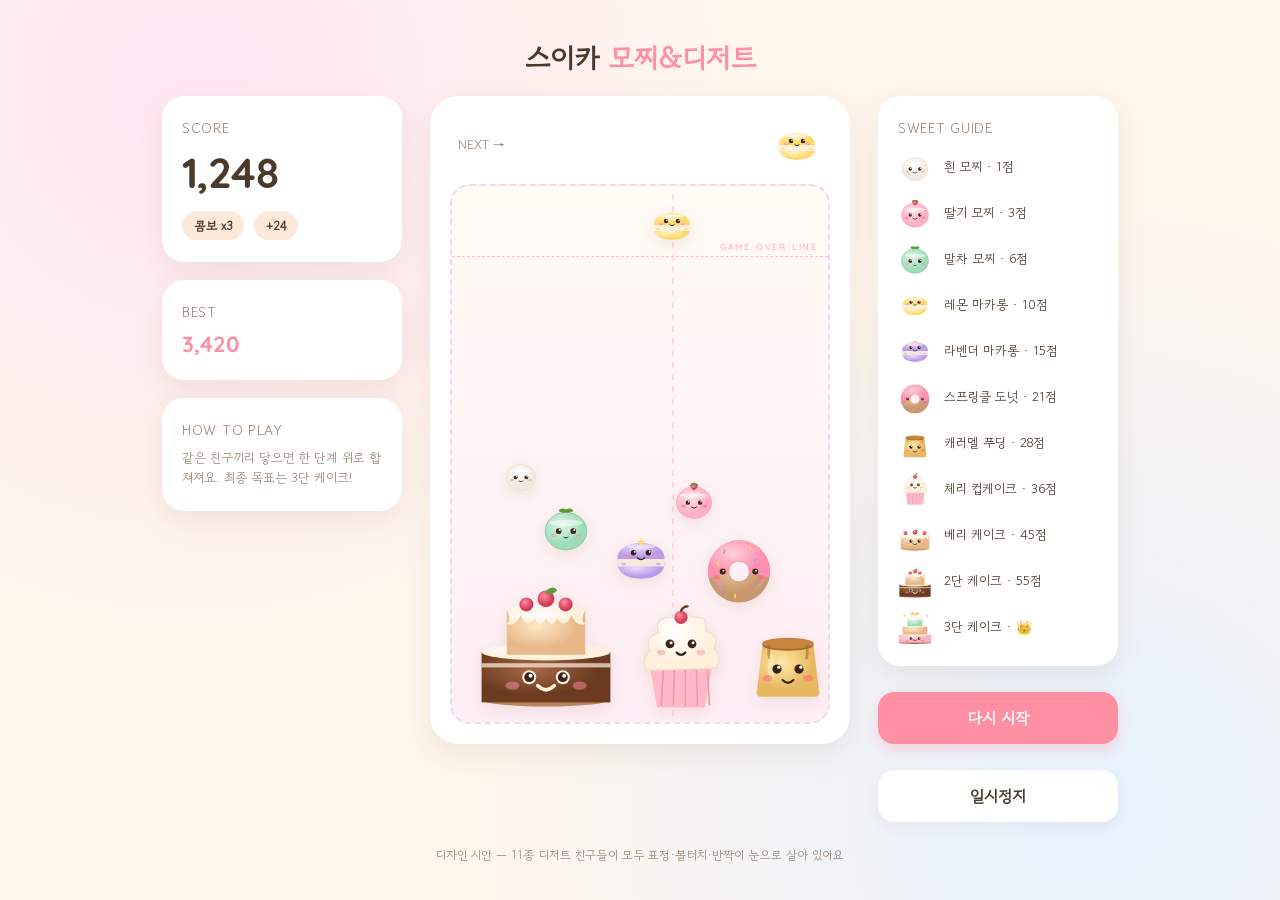
<file: mockup.html>
<!DOCTYPE html>
<html lang="ko">
<head>
<meta charset="UTF-8" />
<title>스이카 게임 시안 — 모찌&디저트</title>
<link rel="preconnect" href="https://fonts.googleapis.com">
<link rel="preconnect" href="https://fonts.gstatic.com" crossorigin>
<link href="https://fonts.googleapis.com/css2?family=Gowun+Dodum&family=Quicksand:wght@500;700&display=swap" rel="stylesheet">
<style>
  :root {
    --bg: #FFF6EC;
    --bg-2: #FDE9D9;
    --card: #FFFFFF;
    --ink: #4A3A2C;
    --ink-soft: #9A8676;
    --accent: #FF8FA3;
    --shadow: 0 10px 30px rgba(120, 80, 50, 0.10);
    --shadow-soft: 0 4px 14px rgba(120, 80, 50, 0.08);
  }
  * { box-sizing: border-box; margin: 0; padding: 0; }
  body {
    min-height: 100vh;
    background:
      radial-gradient(circle at 15% 10%, #FFE6F2 0%, transparent 40%),
      radial-gradient(circle at 85% 90%, #E6F2FF 0%, transparent 45%),
      var(--bg);
    font-family: 'Quicksand', 'Gowun Dodum', sans-serif;
    color: var(--ink);
    display: flex;
    align-items: center;
    justify-content: center;
    padding: 32px;
  }
  .stage {
    display: grid;
    grid-template-columns: 240px 420px 240px;
    gap: 28px;
    align-items: start;
  }
  .side { display: flex; flex-direction: column; gap: 18px; }
  .card {
    background: var(--card);
    border-radius: 22px;
    padding: 22px 20px;
    box-shadow: var(--shadow);
  }
  .card h3 {
    font-family: 'Gowun Dodum', sans-serif;
    font-size: 14px;
    color: var(--ink-soft);
    font-weight: 400;
    letter-spacing: 0.05em;
    margin-bottom: 8px;
  }
  .score-num { font-size: 42px; font-weight: 700; letter-spacing: -0.02em; }
  .best-num { font-size: 22px; font-weight: 700; color: var(--accent); }

  .container-wrap {
    background: var(--card);
    border-radius: 28px;
    padding: 20px;
    box-shadow: var(--shadow);
  }
  .preview-bar {
    display: flex;
    align-items: center;
    justify-content: space-between;
    padding: 4px 8px 14px;
  }
  .preview-bar .label {
    font-family: 'Gowun Dodum', sans-serif;
    color: var(--ink-soft);
    font-size: 13px;
  }
  .preview-wrap { width: 50px; height: 50px; }
  .play-area {
    position: relative;
    height: 540px;
    background: linear-gradient(to bottom, #FFFBF5 0%, #FFEEF5 100%);
    border-radius: 20px;
    overflow: hidden;
    border: 2px dashed #F0DCE8;
  }
  .danger-line {
    position: absolute;
    top: 70px; left: 0; right: 0;
    border-top: 1px dashed #FFBFCB;
  }
  .danger-line::after {
    content: 'GAME OVER LINE';
    position: absolute;
    right: 10px; top: -16px;
    font-size: 9px;
    letter-spacing: 0.2em;
    color: #FFBFCB;
    font-weight: 700;
  }
  .drop-guide {
    position: absolute;
    top: 8px; bottom: 0; left: 220px;
    width: 2px;
    background: repeating-linear-gradient(to bottom, #FFCDD6 0 6px, transparent 6px 12px);
    opacity: 0.7;
  }
  .item {
    position: absolute;
    display: flex;
    align-items: center;
    justify-content: center;
    filter: drop-shadow(0 4px 8px rgba(120, 80, 50, 0.12));
  }
  .item svg { width: 100%; height: 100%; overflow: visible; }

  .badge-row { display: flex; gap: 10px; flex-wrap: wrap; margin-top: 12px; }
  .badge {
    background: var(--bg-2);
    color: var(--ink);
    border-radius: 999px;
    padding: 6px 12px;
    font-size: 12px;
    font-weight: 700;
    font-family: 'Gowun Dodum';
  }
  .btn {
    width: 100%;
    border: none;
    background: var(--accent);
    color: white;
    font-family: 'Gowun Dodum';
    font-size: 16px;
    font-weight: 700;
    padding: 14px;
    border-radius: 16px;
    cursor: pointer;
    box-shadow: 0 6px 14px rgba(255, 143, 163, 0.35);
    margin-top: 8px;
  }
  .btn.ghost {
    background: white;
    color: var(--ink);
    box-shadow: var(--shadow-soft);
  }
  .legend { display: flex; flex-direction: column; gap: 12px; margin-top: 12px; }
  .legend-item {
    display: flex;
    align-items: center;
    gap: 12px;
    font-family: 'Gowun Dodum';
    font-size: 13px;
  }
  .legend-icon { width: 34px; height: 34px; flex-shrink: 0; }
  .title {
    font-family: 'Gowun Dodum';
    font-size: 28px;
    font-weight: 700;
    text-align: center;
    margin-bottom: 18px;
  }
  .title span { color: var(--accent); }
  .footer-note {
    text-align: center;
    margin-top: 24px;
    color: var(--ink-soft);
    font-size: 12px;
    font-family: 'Gowun Dodum';
  }
</style>
</head>
<body>

<!-- SVG 디저트 캐릭터 정의 -->
<svg width="0" height="0" style="position:absolute" aria-hidden="true">
  <defs>
    <!-- 모찌 그라데이션 -->
    <radialGradient id="g-mochi-white" cx="40%" cy="35%"><stop offset="0%" stop-color="#FFFFFF"/><stop offset="100%" stop-color="#F2EAE0"/></radialGradient>
    <radialGradient id="g-mochi-pink" cx="40%" cy="35%"><stop offset="0%" stop-color="#FFE0E8"/><stop offset="100%" stop-color="#FFAFC5"/></radialGradient>
    <radialGradient id="g-mochi-mint" cx="40%" cy="35%"><stop offset="0%" stop-color="#E0F5E8"/><stop offset="100%" stop-color="#9CDDB8"/></radialGradient>
    <radialGradient id="g-mac-yellow" cx="40%" cy="35%"><stop offset="0%" stop-color="#FFF5C8"/><stop offset="100%" stop-color="#FFD86B"/></radialGradient>
    <radialGradient id="g-mac-lavender" cx="40%" cy="35%"><stop offset="0%" stop-color="#EAD9FF"/><stop offset="100%" stop-color="#B89AE8"/></radialGradient>
    <radialGradient id="g-donut" cx="40%" cy="35%"><stop offset="0%" stop-color="#FFD0DC"/><stop offset="100%" stop-color="#FF8FB0"/></radialGradient>
    <radialGradient id="g-donut-base" cx="40%" cy="35%"><stop offset="0%" stop-color="#F0D4A8"/><stop offset="100%" stop-color="#C99670"/></radialGradient>
    <radialGradient id="g-pudding" cx="40%" cy="35%"><stop offset="0%" stop-color="#FFE8A8"/><stop offset="100%" stop-color="#E8B860"/></radialGradient>
    <radialGradient id="g-cream" cx="40%" cy="35%"><stop offset="0%" stop-color="#FFFFFF"/><stop offset="100%" stop-color="#FFF0DC"/></radialGradient>
    <radialGradient id="g-cake-base" cx="40%" cy="35%"><stop offset="0%" stop-color="#FFE8C8"/><stop offset="100%" stop-color="#E8B888"/></radialGradient>
    <radialGradient id="g-cake-choco" cx="40%" cy="35%"><stop offset="0%" stop-color="#A66A48"/><stop offset="100%" stop-color="#6B3A20"/></radialGradient>
    <radialGradient id="g-berry" cx="40%" cy="35%"><stop offset="0%" stop-color="#FF8FA3"/><stop offset="100%" stop-color="#D63A56"/></radialGradient>
  </defs>

  <!-- 1. 흰 모찌 -->
  <symbol id="m-white" viewBox="0 0 100 100">
    <ellipse cx="50" cy="56" rx="38" ry="34" fill="url(#g-mochi-white)" stroke="#E8DCC8" stroke-width="1.5"/>
    <!-- 가루 느낌 -->
    <ellipse cx="50" cy="40" rx="30" ry="6" fill="white" opacity="0.6"/>
    <circle cx="36" cy="56" r="5" fill="#3A2418"/>
    <circle cx="64" cy="56" r="5" fill="#3A2418"/>
    <circle cx="38" cy="54" r="1.8" fill="white"/>
    <circle cx="66" cy="54" r="1.8" fill="white"/>
    <ellipse cx="26" cy="64" rx="5" ry="3.2" fill="#FF8FA3" opacity="0.55"/>
    <ellipse cx="74" cy="64" rx="5" ry="3.2" fill="#FF8FA3" opacity="0.55"/>
    <path d="M 44 66 Q 50 70 56 66" fill="none" stroke="#3A2418" stroke-width="2" stroke-linecap="round"/>
  </symbol>

  <!-- 2. 딸기 모찌 -->
  <symbol id="m-pink" viewBox="0 0 100 100">
    <ellipse cx="50" cy="56" rx="40" ry="36" fill="url(#g-mochi-pink)" stroke="#FF9FB8" stroke-width="1.5"/>
    <ellipse cx="50" cy="40" rx="32" ry="6" fill="white" opacity="0.5"/>
    <!-- 딸기 토핑 -->
    <path d="M 40 16 Q 50 8 60 16 Q 56 26 50 28 Q 44 26 40 16 Z" fill="url(#g-berry)"/>
    <path d="M 42 14 Q 50 8 58 14 L 56 18 L 54 14 L 50 18 L 46 14 L 44 18 Z" fill="#5A9B3A"/>
    <circle cx="36" cy="56" r="5" fill="#3A2418"/>
    <circle cx="64" cy="56" r="5" fill="#3A2418"/>
    <circle cx="38" cy="54" r="1.8" fill="white"/>
    <circle cx="66" cy="54" r="1.8" fill="white"/>
    <ellipse cx="26" cy="64" rx="5.5" ry="3.5" fill="#FF5B7A" opacity="0.5"/>
    <ellipse cx="74" cy="64" rx="5.5" ry="3.5" fill="#FF5B7A" opacity="0.5"/>
    <path d="M 44 66 Q 50 72 56 66" fill="none" stroke="#3A2418" stroke-width="2.2" stroke-linecap="round"/>
  </symbol>

  <!-- 3. 말차 모찌 -->
  <symbol id="m-mint" viewBox="0 0 100 100">
    <ellipse cx="50" cy="56" rx="40" ry="36" fill="url(#g-mochi-mint)" stroke="#7AC59A" stroke-width="1.5"/>
    <ellipse cx="50" cy="40" rx="32" ry="6" fill="white" opacity="0.5"/>
    <!-- 잎 -->
    <path d="M 50 14 Q 38 10 36 18 Q 44 22 50 20 Q 56 22 64 18 Q 62 10 50 14 Z" fill="#5A9B3A"/>
    <circle cx="36" cy="56" r="5.5" fill="#3A2418"/>
    <circle cx="64" cy="56" r="5.5" fill="#3A2418"/>
    <circle cx="38" cy="54" r="2" fill="white"/>
    <circle cx="66" cy="54" r="2" fill="white"/>
    <ellipse cx="26" cy="64" rx="5.5" ry="3.5" fill="#FF8FA3" opacity="0.5"/>
    <ellipse cx="74" cy="64" rx="5.5" ry="3.5" fill="#FF8FA3" opacity="0.5"/>
    <!-- 살짝 벌린 입 -->
    <path d="M 44 66 Q 50 74 56 66 Q 50 70 44 66 Z" fill="#3A2418"/>
  </symbol>

  <!-- 4. 마카롱 노랑 -->
  <symbol id="m-mac-y" viewBox="0 0 100 100">
    <!-- 아래 쿠키 -->
    <path d="M 14 56 Q 14 78 50 80 Q 86 78 86 56 Z" fill="url(#g-mac-yellow)"/>
    <!-- 가운데 크림 -->
    <rect x="14" y="48" width="72" height="14" fill="#FFF0DC"/>
    <!-- 위 쿠키 -->
    <path d="M 14 50 Q 14 28 50 26 Q 86 28 86 50 Z" fill="url(#g-mac-yellow)"/>
    <!-- 쿠키 결 -->
    <ellipse cx="22" cy="58" rx="4" ry="2" fill="#E8B848" opacity="0.4"/>
    <ellipse cx="78" cy="58" rx="4" ry="2" fill="#E8B848" opacity="0.4"/>
    <ellipse cx="50" cy="32" rx="22" ry="4" fill="white" opacity="0.5"/>
    <!-- 표정 -->
    <circle cx="38" cy="42" r="4.5" fill="#3A2418"/>
    <circle cx="62" cy="42" r="4.5" fill="#3A2418"/>
    <circle cx="40" cy="40.5" r="1.6" fill="white"/>
    <circle cx="64" cy="40.5" r="1.6" fill="white"/>
    <ellipse cx="28" cy="48" rx="5" ry="3" fill="#FF8FA3" opacity="0.5"/>
    <ellipse cx="72" cy="48" rx="5" ry="3" fill="#FF8FA3" opacity="0.5"/>
    <path d="M 46 50 Q 50 53 54 50" fill="none" stroke="#3A2418" stroke-width="2" stroke-linecap="round"/>
  </symbol>

  <!-- 5. 마카롱 라벤더 -->
  <symbol id="m-mac-l" viewBox="0 0 100 100">
    <path d="M 12 56 Q 12 80 50 82 Q 88 80 88 56 Z" fill="url(#g-mac-lavender)"/>
    <rect x="12" y="48" width="76" height="14" fill="#F5E8DC"/>
    <path d="M 12 50 Q 12 26 50 24 Q 88 26 88 50 Z" fill="url(#g-mac-lavender)"/>
    <ellipse cx="22" cy="58" rx="4" ry="2" fill="#9678C0" opacity="0.4"/>
    <ellipse cx="78" cy="58" rx="4" ry="2" fill="#9678C0" opacity="0.4"/>
    <ellipse cx="50" cy="30" rx="24" ry="4" fill="white" opacity="0.45"/>
    <!-- 작은 별 토핑 -->
    <path d="M 50 16 L 52 21 L 57 21 L 53 24 L 55 29 L 50 26 L 45 29 L 47 24 L 43 21 L 48 21 Z" fill="#FFD86B"/>
    <circle cx="38" cy="40" r="4.5" fill="#3A2418"/>
    <circle cx="62" cy="40" r="4.5" fill="#3A2418"/>
    <circle cx="40" cy="38.5" r="1.6" fill="white"/>
    <circle cx="64" cy="38.5" r="1.6" fill="white"/>
    <ellipse cx="28" cy="46" rx="5" ry="3" fill="#FF8FA3" opacity="0.5"/>
    <ellipse cx="72" cy="46" rx="5" ry="3" fill="#FF8FA3" opacity="0.5"/>
    <path d="M 44 48 Q 50 54 56 48" fill="none" stroke="#3A2418" stroke-width="2.2" stroke-linecap="round"/>
  </symbol>

  <!-- 6. 도넛 -->
  <symbol id="m-donut" viewBox="0 0 100 100">
    <!-- 도넛 베이스 -->
    <circle cx="50" cy="56" r="42" fill="url(#g-donut-base)"/>
    <!-- 핑크 글레이즈 (위쪽만) -->
    <path d="M 50 14
             a 42 42 0 0 1 41 50
             q -20 -6 -41 -6
             q -21 0 -41 6
             a 42 42 0 0 1 41 -50 Z" fill="url(#g-donut)"/>
    <!-- 글레이즈 흘림 -->
    <path d="M 14 56 q 4 14 10 18" stroke="#FF8FB0" stroke-width="3" fill="none" stroke-linecap="round" opacity="0.7"/>
    <path d="M 86 56 q -2 12 -8 18" stroke="#FF8FB0" stroke-width="3" fill="none" stroke-linecap="round" opacity="0.7"/>
    <!-- 가운데 구멍 -->
    <circle cx="50" cy="56" r="14" fill="#FFEEF5"/>
    <circle cx="50" cy="56" r="14" fill="none" stroke="#D8A088" stroke-width="1"/>
    <!-- 스프링클 -->
    <rect x="30" y="26" width="2.5" height="6" rx="1" fill="#7AC59A" transform="rotate(20 30 26)"/>
    <rect x="62" y="22" width="2.5" height="6" rx="1" fill="#FFD86B" transform="rotate(-30 62 22)"/>
    <rect x="74" y="38" width="2.5" height="6" rx="1" fill="#B89AE8" transform="rotate(60 74 38)"/>
    <rect x="20" y="44" width="2.5" height="6" rx="1" fill="#FFD86B" transform="rotate(-20 20 44)"/>
    <rect x="76" y="74" width="2.5" height="6" rx="1" fill="#7AC59A" transform="rotate(40 76 74)"/>
    <rect x="22" y="78" width="2.5" height="6" rx="1" fill="#B89AE8" transform="rotate(-50 22 78)"/>
    <rect x="44" y="86" width="2.5" height="6" rx="1" fill="#FFD86B" transform="rotate(10 44 86)"/>
    <!-- 표정 (구멍 양옆) -->
    <circle cx="28" cy="56" r="4" fill="#3A2418"/>
    <circle cx="72" cy="56" r="4" fill="#3A2418"/>
    <circle cx="29" cy="55" r="1.4" fill="white"/>
    <circle cx="73" cy="55" r="1.4" fill="white"/>
    <ellipse cx="20" cy="64" rx="4.5" ry="3" fill="#FF5B7A" opacity="0.45"/>
    <ellipse cx="80" cy="64" rx="4.5" ry="3" fill="#FF5B7A" opacity="0.45"/>
  </symbol>

  <!-- 7. 푸딩 -->
  <symbol id="m-pudding" viewBox="0 0 100 100">
    <!-- 푸딩 몸체 (사다리꼴) -->
    <path d="M 22 38 Q 22 36 24 36 L 76 36 Q 78 36 78 38 L 84 88 Q 84 92 80 92 L 20 92 Q 16 92 16 88 Z" fill="url(#g-pudding)"/>
    <!-- 캐러멜 위 -->
    <ellipse cx="50" cy="36" rx="28" ry="6" fill="#A66A30"/>
    <ellipse cx="50" cy="34" rx="28" ry="6" fill="#C9853F"/>
    <!-- 캐러멜 흘림 -->
    <path d="M 30 36 q -2 10 0 14" stroke="#A66A30" stroke-width="3" fill="none" stroke-linecap="round" opacity="0.6"/>
    <path d="M 70 36 q 2 10 0 14" stroke="#A66A30" stroke-width="3" fill="none" stroke-linecap="round" opacity="0.6"/>
    <!-- 광택 -->
    <ellipse cx="32" cy="60" rx="4" ry="14" fill="#FFF5C8" opacity="0.5"/>
    <!-- 표정 -->
    <circle cx="38" cy="62" r="5" fill="#3A2418"/>
    <circle cx="62" cy="62" r="5" fill="#3A2418"/>
    <circle cx="40" cy="60" r="1.8" fill="white"/>
    <circle cx="64" cy="60" r="1.8" fill="white"/>
    <ellipse cx="28" cy="72" rx="5.5" ry="3.5" fill="#FF5B7A" opacity="0.45"/>
    <ellipse cx="72" cy="72" rx="5.5" ry="3.5" fill="#FF5B7A" opacity="0.45"/>
    <path d="M 44 74 Q 50 80 56 74" fill="none" stroke="#3A2418" stroke-width="2.2" stroke-linecap="round"/>
  </symbol>

  <!-- 8. 컵케이크 -->
  <symbol id="m-cupcake" viewBox="0 0 100 100">
    <!-- 컵 -->
    <path d="M 22 60 L 78 60 L 72 94 Q 72 96 70 96 L 30 96 Q 28 96 28 94 Z" fill="#FFB8C8"/>
    <!-- 컵 줄무늬 -->
    <line x1="34" y1="62" x2="32" y2="94" stroke="#E89AAC" stroke-width="1.5"/>
    <line x1="44" y1="62" x2="43" y2="94" stroke="#E89AAC" stroke-width="1.5"/>
    <line x1="54" y1="62" x2="54" y2="94" stroke="#E89AAC" stroke-width="1.5"/>
    <line x1="64" y1="62" x2="65" y2="94" stroke="#E89AAC" stroke-width="1.5"/>
    <line x1="74" y1="62" x2="76" y2="94" stroke="#E89AAC" stroke-width="1.5"/>
    <!-- 크림 (소용돌이) -->
    <path d="M 18 62 Q 14 50 22 44 Q 16 32 30 28 Q 24 14 42 14 Q 50 4 60 14 Q 76 12 72 26 Q 86 30 80 42 Q 88 50 82 60 Z" fill="url(#g-cream)" stroke="#F0E0CC" stroke-width="1.2"/>
    <!-- 체리 토핑 -->
    <circle cx="50" cy="14" r="6" fill="url(#g-berry)"/>
    <path d="M 50 8 Q 52 4 56 4" stroke="#5A3A1C" stroke-width="2" fill="none" stroke-linecap="round"/>
    <!-- 크림 위 표정 -->
    <circle cx="40" cy="38" r="4" fill="#3A2418"/>
    <circle cx="60" cy="38" r="4" fill="#3A2418"/>
    <circle cx="41" cy="37" r="1.4" fill="white"/>
    <circle cx="61" cy="37" r="1.4" fill="white"/>
    <ellipse cx="32" cy="46" rx="4" ry="2.5" fill="#FF8FA3" opacity="0.5"/>
    <ellipse cx="68" cy="46" rx="4" ry="2.5" fill="#FF8FA3" opacity="0.5"/>
    <path d="M 46 46 Q 50 50 54 46" fill="none" stroke="#3A2418" stroke-width="2" stroke-linecap="round"/>
  </symbol>

  <!-- 9. 미니 케이크 -->
  <symbol id="m-mini" viewBox="0 0 100 100">
    <!-- 베이스 -->
    <ellipse cx="50" cy="90" rx="42" ry="6" fill="#D89C70"/>
    <rect x="8" y="50" width="84" height="40" fill="url(#g-cake-base)"/>
    <!-- 크림 윗면 -->
    <ellipse cx="50" cy="50" rx="42" ry="8" fill="url(#g-cream)"/>
    <!-- 크림 흘림 -->
    <path d="M 8 50 Q 12 60 8 62 Q 14 64 18 56 Q 22 64 26 58 Q 30 66 34 56 Q 38 64 42 58 Q 46 66 50 56 Q 54 66 58 58 Q 62 64 66 56 Q 70 66 74 58 Q 78 64 82 56 Q 86 64 92 62 Q 88 60 92 50 Z" fill="url(#g-cream)"/>
    <!-- 베리 토핑 -->
    <circle cx="22" cy="44" r="6" fill="url(#g-berry)"/>
    <circle cx="50" cy="42" r="7" fill="url(#g-berry)"/>
    <circle cx="78" cy="44" r="6" fill="url(#g-berry)"/>
    <!-- 잎 -->
    <path d="M 50 36 Q 56 32 58 36 Q 54 40 50 38 Z" fill="#5A9B3A"/>
    <!-- 표정 (몸체에) -->
    <circle cx="38" cy="68" r="4.5" fill="#3A2418"/>
    <circle cx="62" cy="68" r="4.5" fill="#3A2418"/>
    <circle cx="40" cy="66.5" r="1.6" fill="white"/>
    <circle cx="64" cy="66.5" r="1.6" fill="white"/>
    <ellipse cx="28" cy="76" rx="5" ry="3" fill="#FF8FA3" opacity="0.5"/>
    <ellipse cx="72" cy="76" rx="5" ry="3" fill="#FF8FA3" opacity="0.5"/>
    <path d="M 44 76 Q 50 82 56 76" fill="none" stroke="#3A2418" stroke-width="2.2" stroke-linecap="round"/>
  </symbol>

  <!-- 10. 큰 케이크 (2단) -->
  <symbol id="m-big" viewBox="0 0 100 100">
    <!-- 아래단 -->
    <ellipse cx="50" cy="94" rx="46" ry="5" fill="#B8845C"/>
    <rect x="4" y="60" width="92" height="36" fill="url(#g-cake-choco)"/>
    <ellipse cx="50" cy="60" rx="46" ry="6" fill="url(#g-cream)"/>
    <!-- 가운데 크림 라인 -->
    <rect x="4" y="68" width="92" height="3" fill="#FFF0DC" opacity="0.7"/>
    <!-- 위단 -->
    <rect x="22" y="30" width="56" height="32" fill="url(#g-cake-base)"/>
    <ellipse cx="50" cy="30" rx="28" ry="5" fill="url(#g-cream)"/>
    <!-- 위단 크림 흘림 -->
    <path d="M 22 30 Q 26 38 22 40 Q 28 42 32 34 Q 36 44 42 36 Q 46 44 50 36 Q 54 44 58 36 Q 64 44 68 34 Q 72 42 78 40 Q 74 38 78 30 Z" fill="url(#g-cream)"/>
    <!-- 베리 -->
    <circle cx="36" cy="26" r="5" fill="url(#g-berry)"/>
    <circle cx="50" cy="22" r="6" fill="url(#g-berry)"/>
    <circle cx="64" cy="26" r="5" fill="url(#g-berry)"/>
    <!-- 잎 -->
    <path d="M 50 16 Q 56 12 58 16 Q 54 20 50 18 Z" fill="#5A9B3A"/>
    <!-- 표정 (아래단에) -->
    <circle cx="38" cy="78" r="5" fill="#FFF0DC"/>
    <circle cx="62" cy="78" r="5" fill="#FFF0DC"/>
    <circle cx="38" cy="78" r="3.5" fill="#3A2418"/>
    <circle cx="62" cy="78" r="3.5" fill="#3A2418"/>
    <circle cx="39" cy="77" r="1.4" fill="white"/>
    <circle cx="63" cy="77" r="1.4" fill="white"/>
    <ellipse cx="26" cy="84" rx="5" ry="3" fill="#FF8FA3" opacity="0.5"/>
    <ellipse cx="74" cy="84" rx="5" ry="3" fill="#FF8FA3" opacity="0.5"/>
    <path d="M 44 84 Q 50 90 56 84" fill="none" stroke="#FFF0DC" stroke-width="2.5" stroke-linecap="round"/>
  </symbol>

  <!-- 11. 최종 — 거대 3단 케이크 (수박 자리) -->
  <symbol id="m-king" viewBox="0 0 100 100">
    <!-- 1단 -->
    <ellipse cx="50" cy="96" rx="48" ry="4" fill="#A66A30"/>
    <rect x="2" y="72" width="96" height="24" fill="url(#g-mochi-pink)"/>
    <ellipse cx="50" cy="72" rx="48" ry="4" fill="url(#g-cream)"/>
    <!-- 2단 -->
    <rect x="14" y="48" width="72" height="24" fill="url(#g-cake-base)"/>
    <ellipse cx="50" cy="48" rx="36" ry="4" fill="url(#g-cream)"/>
    <!-- 3단 -->
    <rect x="28" y="24" width="44" height="24" fill="url(#g-mochi-mint)"/>
    <ellipse cx="50" cy="24" rx="22" ry="4" fill="url(#g-cream)"/>
    <!-- 크림 흘림 (각 단) -->
    <path d="M 28 24 Q 32 30 28 32 Q 34 32 38 28 Q 42 34 46 28 Q 50 34 54 28 Q 58 34 62 28 Q 66 32 72 32 Q 68 30 72 24 Z" fill="url(#g-cream)"/>
    <!-- 왕관 -->
    <path d="M 38 14 L 42 6 L 50 12 L 58 6 L 62 14 Z" fill="#FFD86B" stroke="#E8B848" stroke-width="1"/>
    <circle cx="42" cy="8" r="1.5" fill="#FF5B7A"/>
    <circle cx="50" cy="14" r="1.5" fill="#7AC59A"/>
    <circle cx="58" cy="8" r="1.5" fill="#B89AE8"/>
    <!-- 1단 표정 -->
    <circle cx="38" cy="84" r="4" fill="#3A2418"/>
    <circle cx="62" cy="84" r="4" fill="#3A2418"/>
    <circle cx="39" cy="83" r="1.4" fill="white"/>
    <circle cx="63" cy="83" r="1.4" fill="white"/>
    <ellipse cx="28" cy="90" rx="4" ry="2.5" fill="#FF5B7A" opacity="0.5"/>
    <ellipse cx="72" cy="90" rx="4" ry="2.5" fill="#FF5B7A" opacity="0.5"/>
    <path d="M 44 88 Q 50 92 56 88" fill="none" stroke="#3A2418" stroke-width="2" stroke-linecap="round"/>
    <!-- 별 반짝 -->
    <text x="14" y="20" font-size="10" fill="#FFD86B">✦</text>
    <text x="82" y="22" font-size="8" fill="#FF8FA3">✦</text>
  </symbol>
</svg>

  <div>
    <h1 class="title">스이카 <span>모찌&amp;디저트</span></h1>
    <div class="stage">
      <!-- 좌측 -->
      <div class="side">
        <div class="card">
          <h3>SCORE</h3>
          <div class="score-num">1,248</div>
          <div class="badge-row">
            <span class="badge">콤보 x3</span>
            <span class="badge">+24</span>
          </div>
        </div>
        <div class="card">
          <h3>BEST</h3>
          <div class="best-num">3,420</div>
        </div>
        <div class="card">
          <h3>HOW TO PLAY</h3>
          <p style="font-family:'Gowun Dodum'; font-size:13px; line-height:1.6; color:var(--ink-soft); margin-top:6px;">
            같은 친구끼리 닿으면 한 단계 위로 합쳐져요. 최종 목표는 3단 케이크!
          </p>
        </div>
      </div>

      <!-- 중앙 -->
      <div class="container-wrap">
        <div class="preview-bar">
          <span class="label">NEXT →</span>
          <div class="preview-wrap"><svg viewBox="0 0 100 100"><use href="#m-mac-y"/></svg></div>
        </div>
        <div class="play-area">
          <div class="danger-line"></div>
          <div class="drop-guide"></div>

          <!-- 위쪽 다음 친구 -->
          <div class="item" style="left: 195px; top: 14px; width: 50px; height: 50px;">
            <svg viewBox="0 0 100 100"><use href="#m-mac-y"/></svg>
          </div>

          <!-- 쌓인 디저트 -->
          <div class="item" style="left: 24px; bottom: 14px; width: 140px; height: 140px;">
            <svg viewBox="0 0 100 100"><use href="#m-big"/></svg>
          </div>
          <div class="item" style="left: 174px; bottom: 10px; width: 110px; height: 110px;">
            <svg viewBox="0 0 100 100"><use href="#m-cupcake"/></svg>
          </div>
          <div class="item" style="left: 290px; bottom: 18px; width: 92px; height: 92px;">
            <svg viewBox="0 0 100 100"><use href="#m-pudding"/></svg>
          </div>
          <div class="item" style="left: 250px; bottom: 118px; width: 74px; height: 74px;">
            <svg viewBox="0 0 100 100"><use href="#m-donut"/></svg>
          </div>
          <div class="item" style="left: 158px; bottom: 132px; width: 62px; height: 62px;">
            <svg viewBox="0 0 100 100"><use href="#m-mac-l"/></svg>
          </div>
          <div class="item" style="left: 88px; bottom: 168px; width: 52px; height: 52px;">
            <svg viewBox="0 0 100 100"><use href="#m-mint"/></svg>
          </div>
          <div class="item" style="left: 220px; bottom: 200px; width: 44px; height: 44px;">
            <svg viewBox="0 0 100 100"><use href="#m-pink"/></svg>
          </div>
          <div class="item" style="left: 50px; bottom: 228px; width: 38px; height: 38px;">
            <svg viewBox="0 0 100 100"><use href="#m-white"/></svg>
          </div>
        </div>
      </div>

      <!-- 우측 도감 -->
      <div class="side">
        <div class="card">
          <h3>SWEET GUIDE</h3>
          <div class="legend">
            <div class="legend-item"><div class="legend-icon"><svg viewBox="0 0 100 100"><use href="#m-white"/></svg></div>흰 모찌 · 1점</div>
            <div class="legend-item"><div class="legend-icon"><svg viewBox="0 0 100 100"><use href="#m-pink"/></svg></div>딸기 모찌 · 3점</div>
            <div class="legend-item"><div class="legend-icon"><svg viewBox="0 0 100 100"><use href="#m-mint"/></svg></div>말차 모찌 · 6점</div>
            <div class="legend-item"><div class="legend-icon"><svg viewBox="0 0 100 100"><use href="#m-mac-y"/></svg></div>레몬 마카롱 · 10점</div>
            <div class="legend-item"><div class="legend-icon"><svg viewBox="0 0 100 100"><use href="#m-mac-l"/></svg></div>라벤더 마카롱 · 15점</div>
            <div class="legend-item"><div class="legend-icon"><svg viewBox="0 0 100 100"><use href="#m-donut"/></svg></div>스프링클 도넛 · 21점</div>
            <div class="legend-item"><div class="legend-icon"><svg viewBox="0 0 100 100"><use href="#m-pudding"/></svg></div>캐러멜 푸딩 · 28점</div>
            <div class="legend-item"><div class="legend-icon"><svg viewBox="0 0 100 100"><use href="#m-cupcake"/></svg></div>체리 컵케이크 · 36점</div>
            <div class="legend-item"><div class="legend-icon"><svg viewBox="0 0 100 100"><use href="#m-mini"/></svg></div>베리 케이크 · 45점</div>
            <div class="legend-item"><div class="legend-icon"><svg viewBox="0 0 100 100"><use href="#m-big"/></svg></div>2단 케이크 · 55점</div>
            <div class="legend-item"><div class="legend-icon"><svg viewBox="0 0 100 100"><use href="#m-king"/></svg></div>3단 케이크 · 👑</div>
          </div>
        </div>
        <button class="btn">다시 시작</button>
        <button class="btn ghost">일시정지</button>
      </div>
    </div>
    <div class="footer-note">디자인 시안 — 11종 디저트 친구들이 모두 표정·볼터치·반짝이 눈으로 살아 있어요</div>
  </div>
</body>
</html>
</file>
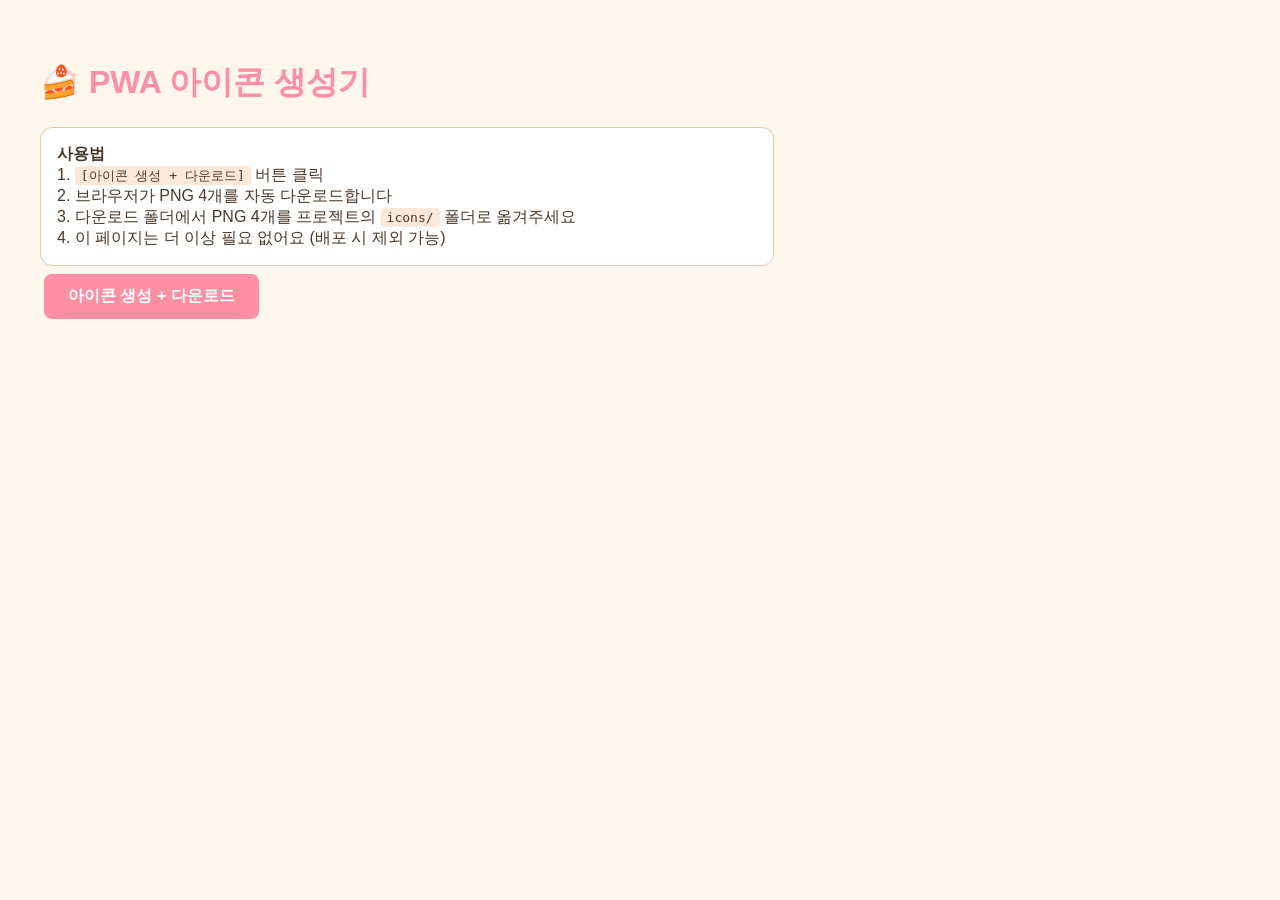
<file: tools/generate-icons.html>
<!DOCTYPE html>
<html lang="ko">
<head>
<meta charset="UTF-8">
<title>PWA 아이콘 생성기 — 스이카 모찌&디저트</title>
<style>
  body { font-family: 'Quicksand', sans-serif; background: #FFF6EC; padding: 32px; color: #4A3A2C; }
  h1 { color: #FF8FA3; }
  button {
    background: #FF8FA3; color: white; border: none; padding: 12px 24px;
    border-radius: 8px; font-size: 16px; cursor: pointer; margin: 8px 4px;
    font-weight: 700;
  }
  button:hover { background: #E06A82; }
  .preview { display: flex; gap: 16px; flex-wrap: wrap; margin: 24px 0; }
  .preview > div { text-align: center; }
  .preview canvas { background: white; border: 2px solid #E8C8A8; border-radius: 12px; }
  .preview span { display: block; margin-top: 4px; font-size: 12px; color: #9A8676; }
  .note { background: #FFF; padding: 16px; border-radius: 12px; border: 1px solid #E8C8A8; max-width: 700px; }
  code { background: #FDE9D9; padding: 2px 6px; border-radius: 4px; }
</style>
</head>
<body>

<h1>🍰 PWA 아이콘 생성기</h1>

<div class="note">
  <strong>사용법</strong><br>
  1. <code>[아이콘 생성 + 다운로드]</code> 버튼 클릭<br>
  2. 브라우저가 PNG 4개를 자동 다운로드합니다<br>
  3. 다운로드 폴더에서 PNG 4개를 프로젝트의 <code>icons/</code> 폴더로 옮겨주세요<br>
  4. 이 페이지는 더 이상 필요 없어요 (배포 시 제외 가능)
</div>

<button onclick="generateAll()">아이콘 생성 + 다운로드</button>

<div class="preview" id="preview"></div>

<!-- 게임 캐릭터 SVG 정의 (index.html에서 복사) -->
<svg width="0" height="0" style="position:absolute">
  <defs>
    <radialGradient id="g-mochi-pink" cx="40%" cy="35%"><stop offset="0%" stop-color="#FFE0E8"/><stop offset="100%" stop-color="#FFAFC5"/></radialGradient>
    <radialGradient id="g-cream" cx="40%" cy="35%"><stop offset="0%" stop-color="#FFFFFF"/><stop offset="100%" stop-color="#FFF0DC"/></radialGradient>
    <radialGradient id="g-cake-base" cx="40%" cy="35%"><stop offset="0%" stop-color="#FFE8C8"/><stop offset="100%" stop-color="#E8B888"/></radialGradient>
    <radialGradient id="g-mochi-mint" cx="40%" cy="35%"><stop offset="0%" stop-color="#E0F5E8"/><stop offset="100%" stop-color="#9CDDB8"/></radialGradient>
    <radialGradient id="g-berry" cx="40%" cy="35%"><stop offset="0%" stop-color="#FF8FA3"/><stop offset="100%" stop-color="#D63A56"/></radialGradient>
  </defs>
</svg>

<script>
// 3단 케이크 SVG (index.html의 m-king 심볼 — 게임 최종 목표 아이콘)
const KING_SVG = `<svg xmlns="http://www.w3.org/2000/svg" viewBox="0 0 100 100">
  <defs>
    <radialGradient id="g-mochi-pink" cx="40%" cy="35%"><stop offset="0%" stop-color="#FFE0E8"/><stop offset="100%" stop-color="#FFAFC5"/></radialGradient>
    <radialGradient id="g-cream" cx="40%" cy="35%"><stop offset="0%" stop-color="#FFFFFF"/><stop offset="100%" stop-color="#FFF0DC"/></radialGradient>
    <radialGradient id="g-cake-base" cx="40%" cy="35%"><stop offset="0%" stop-color="#FFE8C8"/><stop offset="100%" stop-color="#E8B888"/></radialGradient>
    <radialGradient id="g-mochi-mint" cx="40%" cy="35%"><stop offset="0%" stop-color="#E0F5E8"/><stop offset="100%" stop-color="#9CDDB8"/></radialGradient>
    <radialGradient id="g-berry" cx="40%" cy="35%"><stop offset="0%" stop-color="#FF8FA3"/><stop offset="100%" stop-color="#D63A56"/></radialGradient>
  </defs>
  <ellipse cx="50" cy="96" rx="48" ry="4" fill="#A66A30"/>
  <rect x="2" y="72" width="96" height="24" fill="url(#g-mochi-pink)"/>
  <ellipse cx="50" cy="72" rx="48" ry="4" fill="url(#g-cream)"/>
  <rect x="14" y="48" width="72" height="24" fill="url(#g-cake-base)"/>
  <ellipse cx="50" cy="48" rx="36" ry="4" fill="url(#g-cream)"/>
  <rect x="28" y="24" width="44" height="24" fill="url(#g-mochi-mint)"/>
  <ellipse cx="50" cy="24" rx="22" ry="4" fill="url(#g-cream)"/>
  <path d="M 28 24 Q 32 30 28 32 Q 34 32 38 28 Q 42 34 46 28 Q 50 34 54 28 Q 58 34 62 28 Q 66 32 72 32 Q 68 30 72 24 Z" fill="url(#g-cream)"/>
  <path d="M 38 14 L 42 6 L 50 12 L 58 6 L 62 14 Z" fill="#FFD86B" stroke="#E8B848" stroke-width="1"/>
  <circle cx="42" cy="8" r="1.5" fill="#FF5B7A"/>
  <circle cx="50" cy="14" r="1.5" fill="#7AC59A"/>
  <circle cx="58" cy="8" r="1.5" fill="#B89AE8"/>
  <circle cx="38" cy="84" r="4" fill="#3A2418"/>
  <circle cx="62" cy="84" r="4" fill="#3A2418"/>
  <circle cx="39" cy="83" r="1.4" fill="white"/>
  <circle cx="63" cy="83" r="1.4" fill="white"/>
  <ellipse cx="28" cy="90" rx="4" ry="2.5" fill="#FF5B7A" opacity="0.5"/>
  <ellipse cx="72" cy="90" rx="4" ry="2.5" fill="#FF5B7A" opacity="0.5"/>
  <path d="M 44 88 Q 50 92 56 88" fill="none" stroke="#3A2418" stroke-width="2" stroke-linecap="round"/>
</svg>`;

// 배경 포함 캔버스 렌더링
function renderIcon(size, opts = {}) {
  const { padding = 0.1, maskable = false } = opts;
  const canvas = document.createElement('canvas');
  canvas.width = size;
  canvas.height = size;
  const ctx = canvas.getContext('2d');

  // 배경: 둥근 사각형 (maskable은 안전 영역 고려)
  if (maskable) {
    // maskable: 전체 면을 채우고 안쪽에 그림 — safe zone 80%
    ctx.fillStyle = '#FFD0DC';
    ctx.fillRect(0, 0, size, size);
  } else {
    // 일반 아이콘: 둥근 사각형 배경
    const r = size * 0.22;
    ctx.fillStyle = '#FFE6F2';
    roundRect(ctx, 0, 0, size, size, r);
    ctx.fill();
  }

  // SVG → 이미지
  return new Promise((resolve) => {
    const img = new Image();
    const blob = new Blob([KING_SVG], { type: 'image/svg+xml;charset=utf-8' });
    const url = URL.createObjectURL(blob);
    img.onload = () => {
      const pad = maskable ? size * 0.2 : size * padding;
      const drawSize = size - pad * 2;
      ctx.drawImage(img, pad, pad, drawSize, drawSize);
      URL.revokeObjectURL(url);
      resolve(canvas);
    };
    img.src = url;
  });
}

function roundRect(ctx, x, y, w, h, r) {
  ctx.beginPath();
  ctx.moveTo(x + r, y);
  ctx.arcTo(x + w, y, x + w, y + h, r);
  ctx.arcTo(x + w, y + h, x, y + h, r);
  ctx.arcTo(x, y + h, x, y, r);
  ctx.arcTo(x, y, x + w, y, r);
  ctx.closePath();
}

function downloadCanvas(canvas, filename) {
  canvas.toBlob((blob) => {
    const url = URL.createObjectURL(blob);
    const a = document.createElement('a');
    a.href = url;
    a.download = filename;
    a.click();
    setTimeout(() => URL.revokeObjectURL(url), 1000);
  }, 'image/png');
}

async function generateAll() {
  const preview = document.getElementById('preview');
  preview.innerHTML = '';

  const targets = [
    { size: 192, name: 'icon-192.png', maskable: false },
    { size: 512, name: 'icon-512.png', maskable: false },
    { size: 512, name: 'icon-maskable-512.png', maskable: true },
    { size: 180, name: 'apple-touch-icon.png', maskable: false },
  ];

  for (const t of targets) {
    const canvas = await renderIcon(t.size, { maskable: t.maskable });
    // 미리보기 (작게)
    const previewCanvas = document.createElement('canvas');
    previewCanvas.width = 128;
    previewCanvas.height = 128;
    previewCanvas.getContext('2d').drawImage(canvas, 0, 0, 128, 128);

    const wrapper = document.createElement('div');
    wrapper.appendChild(previewCanvas);
    const label = document.createElement('span');
    label.textContent = t.name + ' (' + t.size + 'px)';
    wrapper.appendChild(label);
    preview.appendChild(wrapper);

    // 다운로드 (약간 간격을 둬서 브라우저가 차단하지 않게)
    await new Promise((r) => setTimeout(r, 200));
    downloadCanvas(canvas, t.name);
  }
}
</script>
</body>
</html>
</file>
